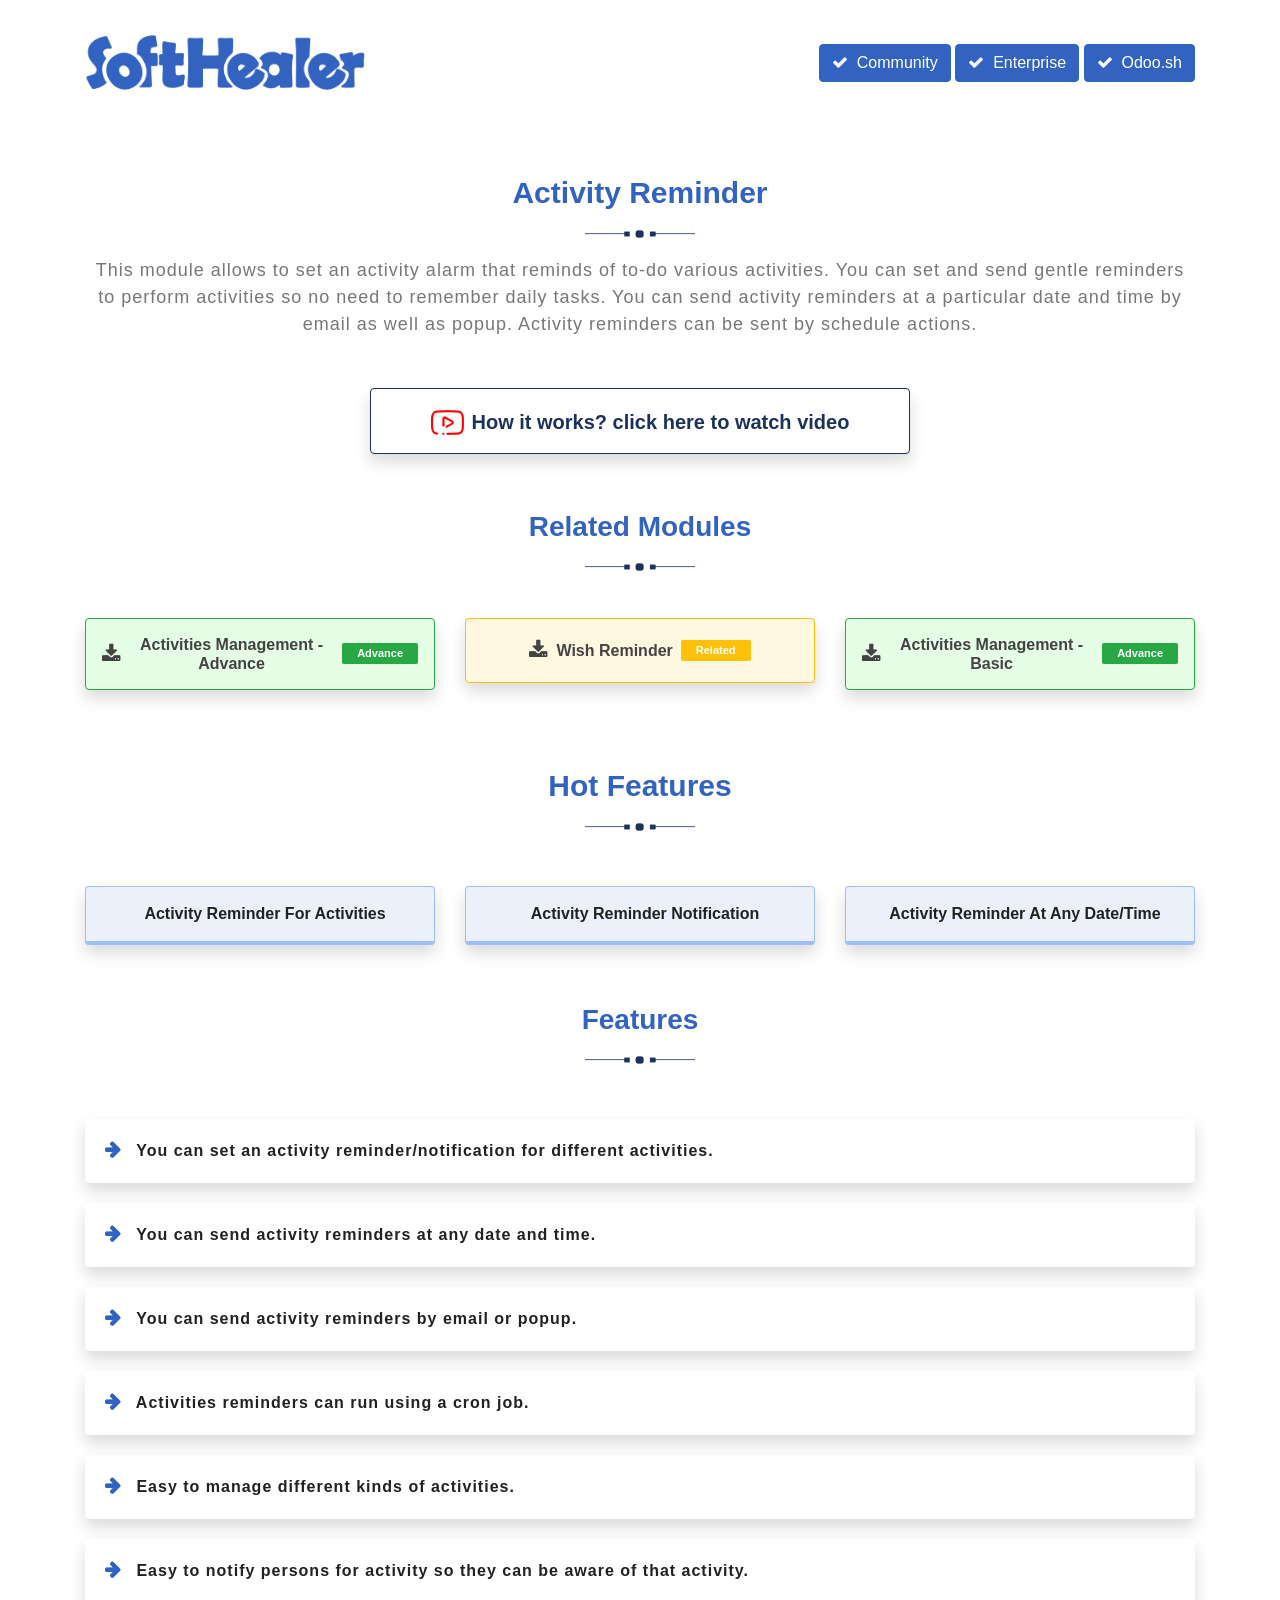
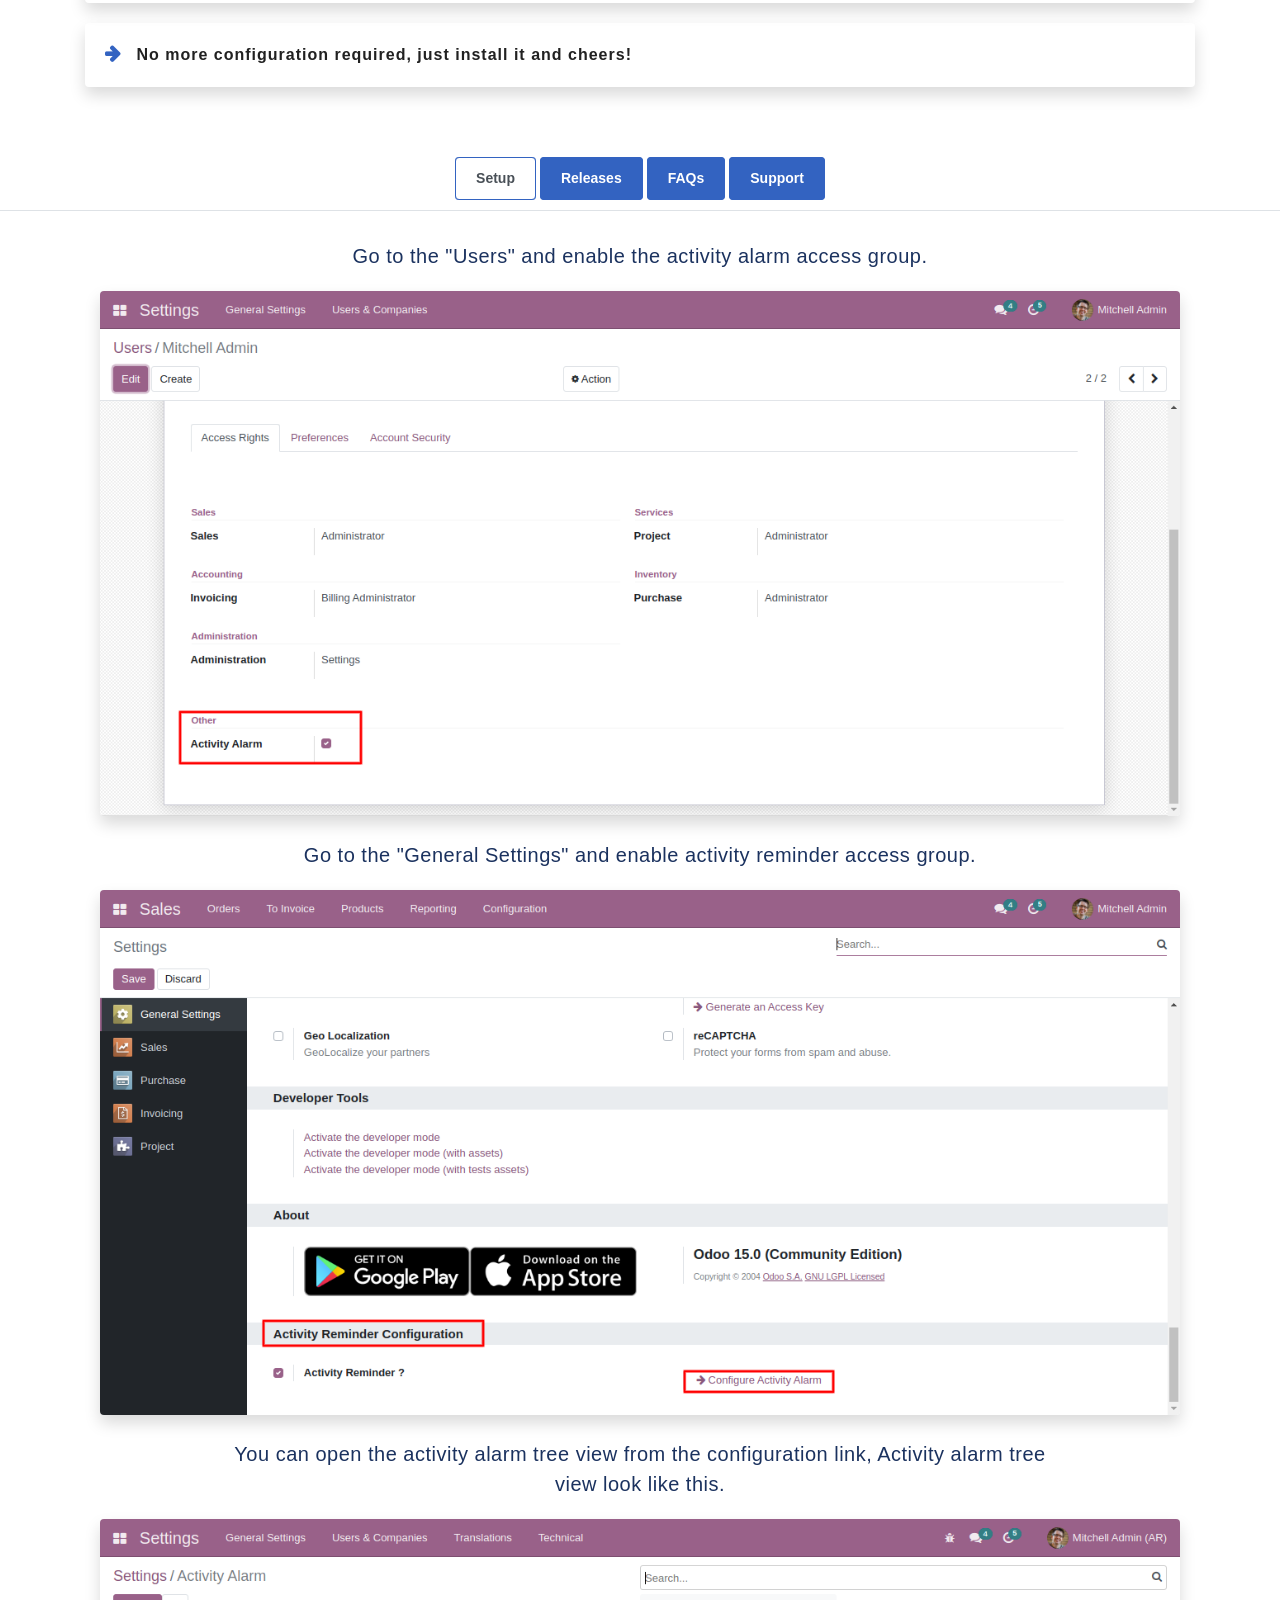
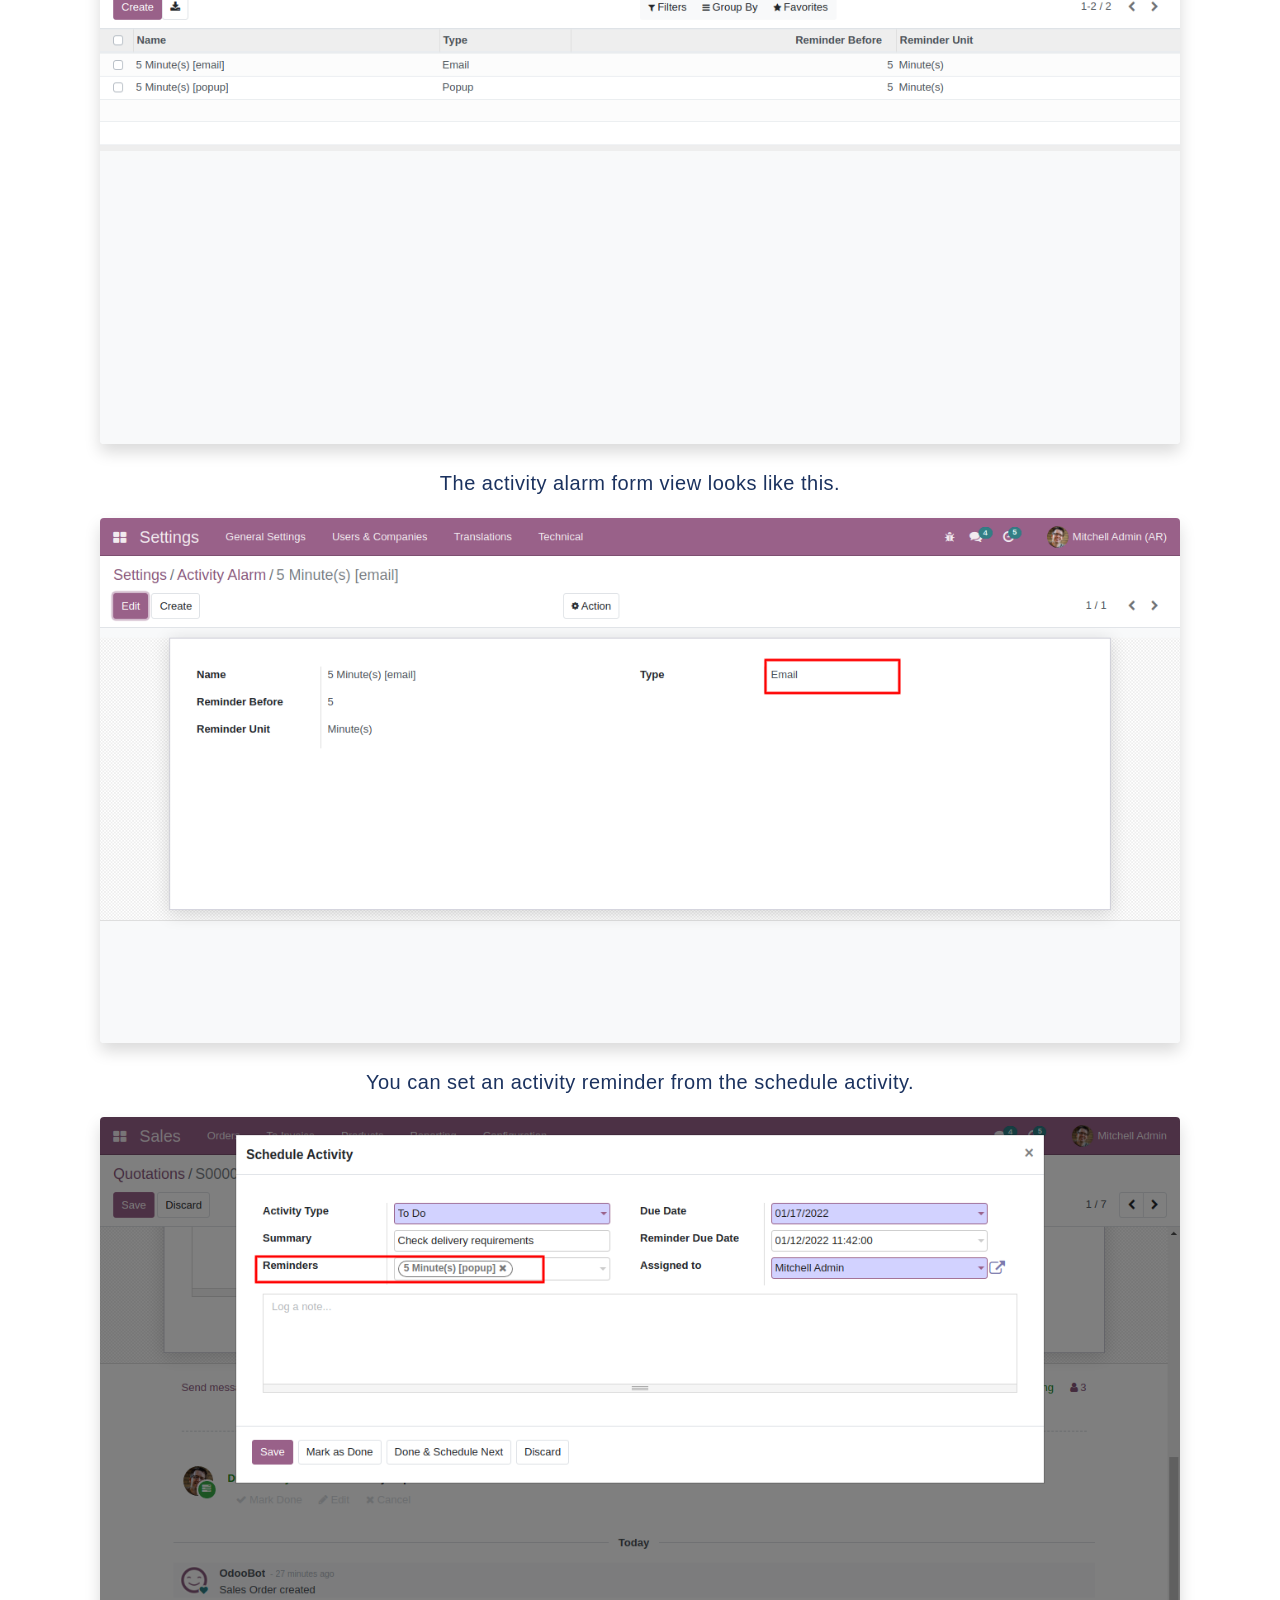
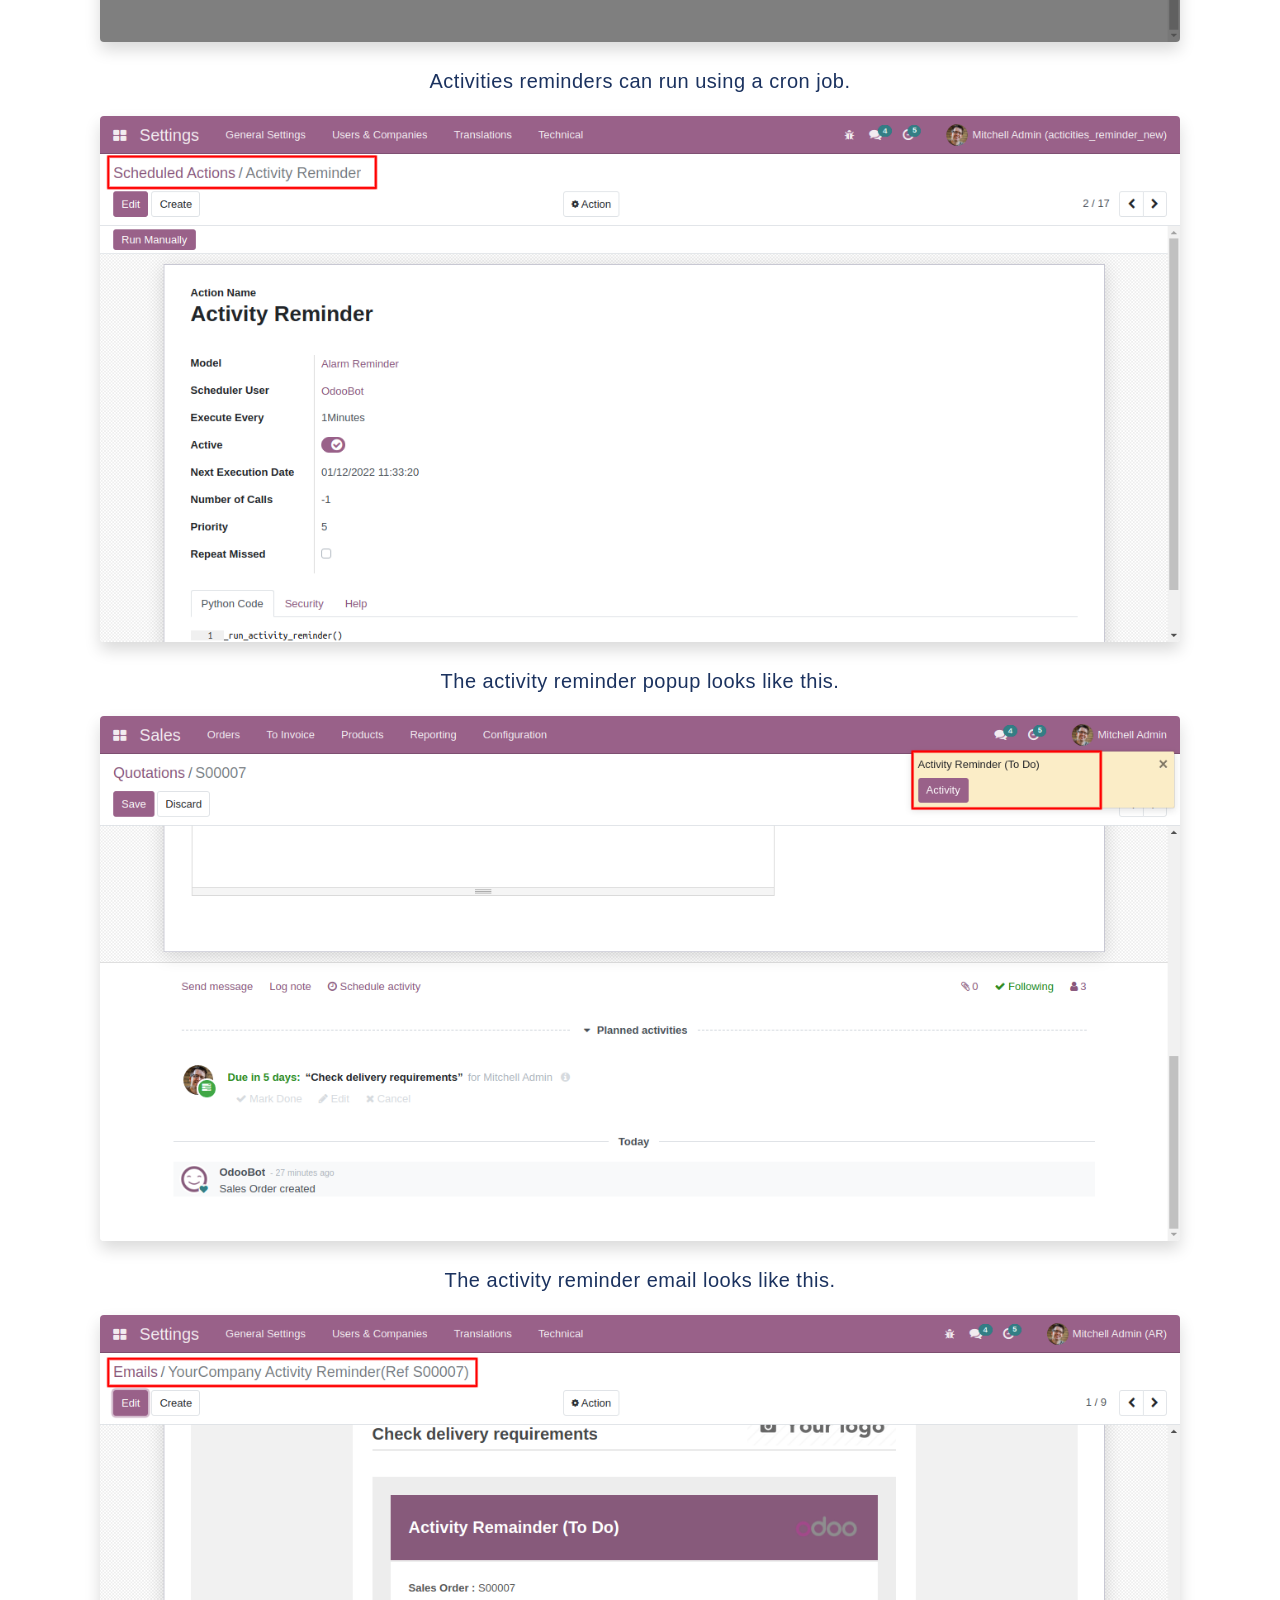
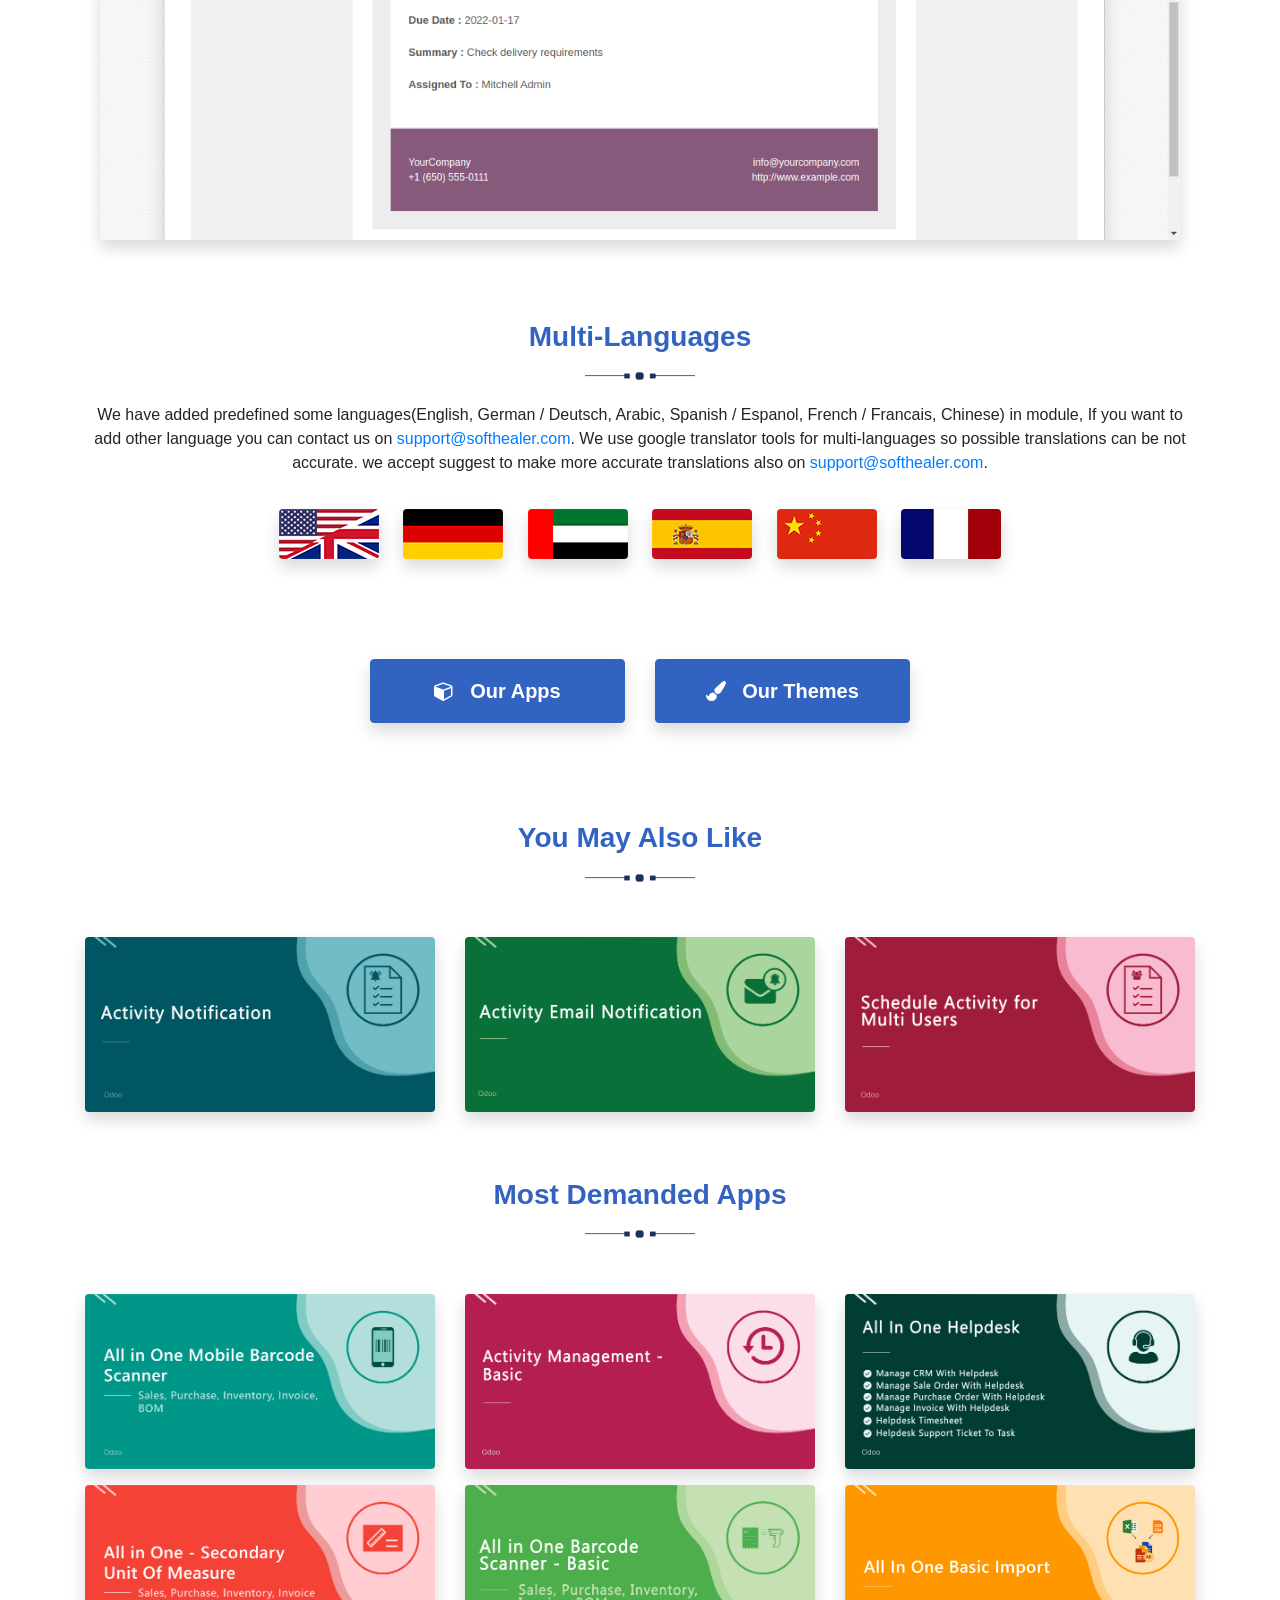
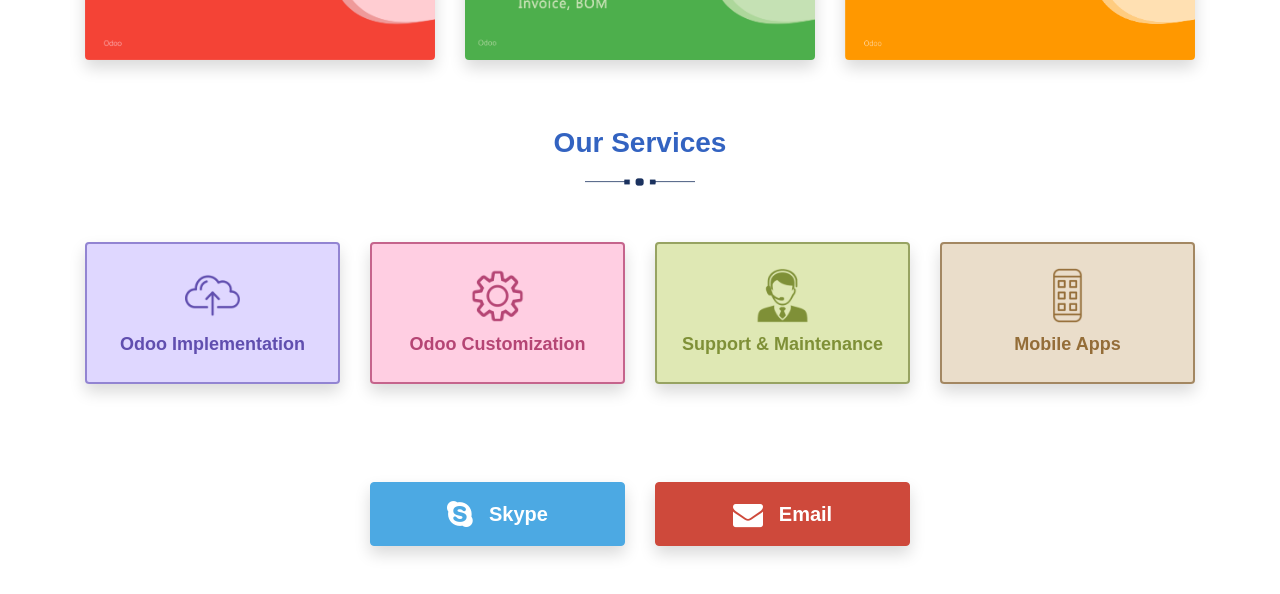
<file: sh_activity_reminder/static/description/index.html>
<!DOCTYPE html>
<html>
   <head>
      <title></title>
      <link rel="stylesheet" href="https://maxcdn.bootstrapcdn.com/bootstrap/4.5.0/css/bootstrap.min.css">
      <link rel="stylesheet" href="https://cdnjs.cloudflare.com/ajax/libs/font-awesome/4.7.0/css/font-awesome.min.css">
      <script src="https://ajax.googleapis.com/ajax/libs/jquery/3.5.1/jquery.min.js"></script>
      <script src="https://cdnjs.cloudflare.com/ajax/libs/popper.js/1.16.0/umd/popper.min.js"></script>
      <script src="https://maxcdn.bootstrapcdn.com/bootstrap/4.5.0/js/bootstrap.min.js"></script>


   </head>
   <body>
      <section id="sh_module_heading">
         <div class="container">
            <div class="sh_center text-center" style='margin: 2rem 0;'>
               <div class="row align-items-center" style='align-items: center;'>
                  <div class="col-lg-4 col-md-4 col-sm-12" style='text-align: left;'>
                     <img src='softhealer.png' alt='logo' style="width: 80%;">
                  </div>
                  <div class="col-lg-8 col-md-8 col-sm-12" style='text-align: right;'>
                     <span class='btn btn-primary' style="position: relative; overflow: hidden; border: 1px solid transparent; padding: .375rem .75rem; font-size: 1rem; line-height: 1.5; border-radius: .25rem; background-color: #3363c1;border-color: #3363c1;"><i class='fa fa-check' style="margin-right: 9px;"></i>Community</span>
                     <span class='btn btn-primary' style="position: relative; overflow: hidden; border: 1px solid transparent; padding: .375rem .75rem; font-size: 1rem; line-height: 1.5; border-radius: .25rem; background-color: #3363c1;border-color: #3363c1;"><i class='fa fa-check' style="margin-right: 9px;"></i>Enterprise</span>
                     <span class='btn btn-primary' style="position: relative; overflow: hidden; border: 1px solid transparent; padding: .375rem .75rem; font-size: 1rem; line-height: 1.5; border-radius: .25rem; background-color: #3363c1;border-color: #3363c1;"><i class='fa fa-check' style="margin-right: 9px;"></i>Odoo.sh</span>
                  </div>
               </div>
            </div>
         </div>
      </section>
      <!-- heading  -->
      <section id="sh_module_heading" style="padding-top: 50px;">
         <div class="container">
            <div class="sh_center text-center">
               <h4 style="font-size: 30px;font-weight: 600;color: #3363c1;margin-bottom: 10px;">Activity Reminder</h4>
               <!-- <img src="shape.png" style="width: 100px;display: block;text-align: center;margin: auto;margin-bottom: 20px;" /> -->
               <img src="heading.png" alt="heading" />
               <p style="color: #777;font-size: 18px;margin: 0;letter-spacing: 1px;margin-top: 12px;">This module allows to set an activity alarm that reminds of to-do various activities. You can set and send gentle reminders to perform activities so no need to remember daily tasks. You can send activity reminders at a particular date and time by email as well as popup. Activity reminders can be sent by schedule actions.</p>
            </div>
         </div>
      </section>
      <section id="sh_module_heading" style="padding-top: 50px;">
         <div class="container">
            <div class="row">
               <div class="col-lg-3 hidden-xs" style="padding: 2.5rem 1rem !important;">
               </div>
               <div class="col-lg-6 col-md-6 col-sm-12 col-12 mb-2">
                  <div class="s_panel_video mx-auto" data-video-id="UtRTIiNNxKo?rel=0">
                     <a class="shadow rounded py-3 px-4 mb-2 s_tooltip_tabs_tooltip_image s_figure_link text-center btn" style="border-width: 1px;border-style: solid;border-color: #1b325f;color: #1b325f;position: relative; overflow: hidden;text-decoration: none;border-radius: 0px;display: inline-block;font-size: 20px;font-weight: bold;width: 100%;border-radius: 0.25rem !important;"><span><img class="mr-2" src="vd_btn.png" alt="video_btn" style="height: 25px;" /></span><span class="align-middle">How it works? click here to watch video</span></a>
                  </div>
               </div>
               <div class="col-lg-3 hidden-xs" style="padding: 2.5rem 1rem !important;">
               </div>
            </div>
         </div>
      </section>

 <section class="sh_bg_cover" style="padding:40px 0px;background-color: transparent;">
        <div class="container">
            <div class="sh_center text-center" style="margin-bottom: 40px;">
               <h4 style="font-size: 28px;font-weight: 600;color: #3363c1;margin-bottom: 10px;">Related Modules</h4>
               <!-- <hr style="width: 100px;border-width: 2px;border-color: #3363c1;" /> -->
               <img src="heading.png" alt="heading" />
            </div>
            <div class="row">
               <div class="col-md-4 mb-2">
                   <a href="https://apps.odoo.com/apps/modules/15.0/sh_activities_management/" target="_blank" style="text-decoration:none;">
                     <div class="box p-3 shadow text-center border border-success rounded d-flex justify-content-center align-items-center" align="center" style="color:#434343; font-family:sans-serif!important;  margin-bottom:0px !important; text-align:justify; text-decoration: none;background-color: #e5ffe6;border-radius: 0.25rem !important;">
                        <!-- <img class="mr-2" src="d.png" alt="gif" style="height: 25px;" /> -->
                        <span class="fa fa-download" style="font-size: 20px;color: #434343;margin-right: 8px;"></span>
                        <h6 class="mb-0 font-weight-bold mr-2">Activities Management - Advance</h6> <span class="badge badge-success" style="padding:5px 15px; border-radius:2px; color:#fff; font-size: 11px; font-weight:bold;vertical-align: text-top;">Advance</span>
                     </div>
                  </a>
               </div>
               <div class="col-md-4 mb-2">
                   <a href="https://apps.odoo.com/apps/modules/15.0/sh_date_reminder/" target="_blank" style="text-decoration:none;">
                     <div class="box p-3 shadow text-center border border-warning rounded d-flex justify-content-center align-items-center" align="center" style="color:#434343; font-family:sans-serif!important; margin-bottom:0px !important; text-align:justify; text-decoration: none;background-color: #fff8e0; min-height: 65px;border-radius: 0.25rem !important;">
                        <!-- <img class="mr-2" src="d.png" alt="gif" style="height: 25px;" /> -->
                        <span class="fa fa-download" style="font-size: 20px;color: #434343;margin-right: 8px;"></span>
                        <h6 class="mb-0 font-weight-bold mr-2">Wish Reminder</h6> <span class="badge badge-warning" style="padding:5px 15px; border-radius:2px; color:#fff; font-size: 11px; font-weight:bold;vertical-align: text-top;">Related</span>
                     </div>
                  </a>
               </div>
               <div class="col-md-4 mb-2">
                    <a href="https://apps.odoo.com/apps/modules/15.0/sh_activities_management_basic/" target="_blank" style="text-decoration:none;">
                     <div class="box p-3 shadow text-center border border-success rounded d-flex justify-content-center align-items-center" align="center" style="color:#434343; font-family:sans-serif!important;  margin-bottom:0px !important; text-align:justify; text-decoration: none;background-color: #e5ffe6;border-radius: 0.25rem !important;">
                        <!-- <img class="mr-2" src="d.png" alt="gif" style="height: 25px;" /> -->
                        <span class="fa fa-download" style="font-size: 20px;color: #434343;margin-right: 8px;"></span>
                        <h6 class="mb-0 font-weight-bold mr-2">Activities Management - Basic</h6> <span class="badge badge-success" style="padding:5px 15px; border-radius:2px; color:#fff; font-size: 11px; font-weight:bold;vertical-align: text-top;">Advance</span>
                     </div>
                  </a>
               </div>
            </div>
         </div>
      </section> 
      
      <section id="sh_hot_feature" style="padding-top: 30px;background-color: transparent;">
         <div class="container">
            <div class="sh_center text-center mb-5">
               <h4 style="font-size: 30px;font-weight: 600;color: #3363c1;margin-bottom: 10px;">Hot Features</h4>
               <!-- <hr style="width: 100px;border-width: 2px;border-color: #3363c1;" /> -->
               <img src="heading.png" alt="heading" />
            </div>
            <div class="row">
               <div class="col-lg-4 col-md-6 col-sm-12 col-12 mb-2">
                  <div class="sh_icon d-flex justify-content-center align-items-center rounded shadow" style="padding: 15px;border: 1px solid #9ebdfb;border-bottom: 4px solid #9ebdfb;background-color: #ebf0fb;border-radius: 0.25rem !important;">
                     
                     <span style="color: #212121;font-weight: 600;vertical-align: middle;padding-left: 10px;text-align: center;">Activity Reminder For Activities
                     </span>
                  </div>
               </div>
               <div class="col-lg-4 col-md-6 col-sm-12 col-12 mb-2">
                  <div class="sh_icon d-flex justify-content-center align-items-center rounded shadow" style="padding: 15px;border: 1px solid #9ebdfb;border-bottom: 4px solid #9ebdfb;background-color: #ebf0fb;border-radius: 0.25rem !important;">
                     <!-- <span class="fa fa-long-arrow-right" style="text-align: center;color: #3363c1;font-size: 22px;"></span> -->
                     <span style="color: #212121;font-weight: 600;vertical-align: middle;padding-left: 10px;text-align: center;">Activity Reminder Notification
                     </span>
                  </div>
               </div>
               <div class="col-lg-4 col-md-6 col-sm-12 col-12 mb-2">
                  <div class="sh_icon d-flex justify-content-center align-items-center rounded shadow" style="padding: 15px;border: 1px solid #9ebdfb;border-bottom: 4px solid #9ebdfb;background-color: #ebf0fb;border-radius: 0.25rem !important;">
                    <!--  <span class="fa fa-long-arrow-right" style="text-align: center;color: #3363c1;font-size: 22px;"></span> -->
                     <span style="color: #212121;font-weight: 600;vertical-align: middle;padding-left: 10px;text-align: center;">Activity Reminder At Any Date/Time
                     </span>
                  </div>
               </div>
            </div>
         </div>
         </div>
      </section>

      <section id="sh_feature" style="padding-top: 50px;background-color: transparent;">
         <div class="container">
            <div class="sh_center text-center mb-5">
               <h4 style="font-size: 28px;font-weight: 600;color: #3363c1;margin-bottom: 10px;">Features</h4>
               <!-- <hr style="width: 100px;border-width: 2px;border-color: #3363c1;" /> -->
               <img src="heading.png" alt="heading" />
            </div>
      <div id="Feature" class="tab-pane active">
         <ul style="padding: 0;list-style: none;">
            <li class="shadow rounded" style="padding: 20px;margin-bottom: 20px;font-size: 16px;color: #212121;font-weight: 600;letter-spacing: 1px;display: block;border-radius: 0.25rem !important;"><span class="fa fa-arrow-right" style="color: #3363c1;font-weight: 600;font-size: 18px;padding-right: 10px;"></span> You can set an activity reminder/notification for different activities.
            </li>
             <li class="shadow rounded" style="padding: 20px;margin-bottom: 20px;font-size: 16px;color: #212121;font-weight: 600;letter-spacing: 1px;display: block;border-radius: 0.25rem !important;"><span class="fa fa-arrow-right" style="color: #3363c1;font-weight: 600;font-size: 18px;padding-right: 10px;"></span> You can send activity reminders at any date and time.
            </li>
             <li class="shadow rounded" style="padding: 20px;margin-bottom: 20px;font-size: 16px;color: #212121;font-weight: 600;letter-spacing: 1px;display: block;border-radius: 0.25rem !important;"><span class="fa fa-arrow-right" style="color: #3363c1;font-weight: 600;font-size: 18px;padding-right: 10px;"></span> You can send activity reminders by email or popup.
            </li>
             <li class="shadow rounded" style="padding: 20px;margin-bottom: 20px;font-size: 16px;color: #212121;font-weight: 600;letter-spacing: 1px;display: block;border-radius: 0.25rem !important;"><span class="fa fa-arrow-right" style="color: #3363c1;font-weight: 600;font-size: 18px;padding-right: 10px;"></span> Activities reminders can run using a cron job.
            </li>
             <li class="shadow rounded" style="padding: 20px;margin-bottom: 20px;font-size: 16px;color: #212121;font-weight: 600;letter-spacing: 1px;display: block;border-radius: 0.25rem !important;"><span class="fa fa-arrow-right" style="color: #3363c1;font-weight: 600;font-size: 18px;padding-right: 10px;"></span> Easy to manage different kinds of activities.
            </li>
             <li class="shadow rounded" style="padding: 20px;margin-bottom: 20px;font-size: 16px;color: #212121;font-weight: 600;letter-spacing: 1px;display: block;border-radius: 0.25rem !important;"><span class="fa fa-arrow-right" style="color: #3363c1;font-weight: 600;font-size: 18px;padding-right: 10px;"></span> Easy to notify persons for activity so they can be aware of that activity.
            </li>
             <li class="shadow rounded" style="padding: 20px;margin-bottom: 20px;font-size: 16px;color: #212121;font-weight: 600;letter-spacing: 1px;display: block;border-radius: 0.25rem !important;"><span class="fa fa-arrow-right" style="color: #3363c1;font-weight: 600;font-size: 18px;padding-right: 10px;"></span> No more configuration required, just install it and cheers!
            </li>
           
         </ul>
      </div>
   </div>
</section>
<section id="sh_tab" style="padding-top: 50px;background-color: transparent;">
   <div class="">
      <ul class="nav nav-tabs justify-content-center" role="tablist" style="justify-content: center;padding-bottom: 10px;background-color: transparent;">
         
            <li class="nav-item rounded" style="cursor:pointer; background-color: #3363c1;color: #fff;border-radius: 0;font-weight: 600;font-size: 14px;margin: 0 2px;border-radius: 0.25rem !important;">
            <span class="nav-link active rounded" data-toggle="tab" href="#Configurations" style="cursor: pointer;border: 1px solid #3363c1;padding: 10px 20px;border-top-left-radius: 0px;border-top-right-radius: 0px;">Setup</span>
            </li>
            <li class="nav-item rounded" style="cursor:pointer; background-color: #3363c1;color: #fff;border-radius: 0;font-weight: 600;font-size: 14px;margin: 0 2px;border-radius: 0.25rem !important;">
            <span class="nav-link rounded" data-toggle="tab" href="#Release" style="cursor: pointer;border: 1px solid #3363c1;padding: 10px 20px;border-top-left-radius: 0px;border-top-right-radius: 0px;">Releases</span>
            </li>
            <li class="nav-item rounded" style="cursor:pointer; background-color: #3363c1;color: #fff;border-radius: 0;font-weight: 600;font-size: 14px;margin: 0 2px;border-radius: 0.25rem !important;">
            <span class="nav-link rounded" data-toggle="tab" href="#FAQ" style="cursor: pointer;border: 1px solid #3363c1;padding: 10px 20px;border-top-left-radius: 0px;border-top-right-radius: 0px;">FAQs</span>
            </li>
            <li class="nav-item rounded" style="cursor:pointer; background-color: #3363c1;color: #fff;border-radius: 0;font-weight: 600;font-size: 14px;margin: 0 2px;border-radius: 0.25rem !important;">
            <span class="nav-link rounded" data-toggle="tab" href="#Support" style="cursor: pointer;border: 1px solid #3363c1;padding: 10px 20px;border-top-left-radius: 0px;border-top-right-radius: 0px;">Support</span>
            </li>
      </ul>
      <div class="tab-content" style="padding-top: 30px;background-color: transparent;padding-bottom: 30px;">
         
         <!-- tab 2 -->
         <div id="Configurations" class="tab-pane active">
            <section id="sh_configuration">
               <div class="container">
                  <div class="text-center">
                     <p style="color: #1b325f;font-size: 20px;max-width: 75%;margin: auto;margin-bottom: 20px;letter-spacing: .5px;"> Go to the "Users" and enable the activity alarm access group.
                     </p>
                     <div class="col-md-12">
                        <img class="img-responsive rounded shadow" src="1.png" style="width: 100%;" />
                     </div>
                     <br/>
                       <p style="color: #1b325f;font-size: 20px;max-width: 75%;margin: auto;margin-bottom: 20px;letter-spacing: .5px;"> Go to the "General Settings" and enable activity reminder access group.
                     </p>
                     <div class="col-md-12">
                        <img class="img-responsive rounded shadow" src="2.png" style="width: 100%;" />
                     </div>
                     <br/>
                       <p style="color: #1b325f;font-size: 20px;max-width: 75%;margin: auto;margin-bottom: 20px;letter-spacing: .5px;"> You can open the activity alarm tree view from the configuration link, Activity alarm tree view look like this.
                     </p>
                     <div class="col-md-12">
                        <img class="img-responsive rounded shadow" src="3.png" style="width: 100%;" />
                     </div>
                     <br/>
                       <p style="color: #1b325f;font-size: 20px;max-width: 75%;margin: auto;margin-bottom: 20px;letter-spacing: .5px;"> The activity alarm form view looks like this.
                     </p>
                     <div class="col-md-12">
                        <img class="img-responsive rounded shadow" src="4.png" style="width: 100%;" />
                     </div>
                     <br/>
                       <p style="color: #1b325f;font-size: 20px;max-width: 75%;margin: auto;margin-bottom: 20px;letter-spacing: .5px;"> You can set an activity reminder from the schedule activity.
                     </p>
                     <div class="col-md-12">
                        <img class="img-responsive rounded shadow" src="5.png" style="width: 100%;" />
                     </div>
                     <br/>
                       <p style="color: #1b325f;font-size: 20px;max-width: 75%;margin: auto;margin-bottom: 20px;letter-spacing: .5px;"> Activities reminders can run using a cron job.
                     </p>
                     <div class="col-md-12">
                        <img class="img-responsive rounded shadow" src="6.png" style="width: 100%;" />
                     </div>
                     <br/>
                       <p style="color: #1b325f;font-size: 20px;max-width: 75%;margin: auto;margin-bottom: 20px;letter-spacing: .5px;"> The activity reminder popup looks like this.
                     </p>
                     <div class="col-md-12">
                        <img class="img-responsive rounded shadow" src="7.png" style="width: 100%;" />
                     </div>
                     <br/>
                       <p style="color: #1b325f;font-size: 20px;max-width: 75%;margin: auto;margin-bottom: 20px;letter-spacing: .5px;"> The activity reminder email looks like this.
                     </p>
                     <div class="col-md-12">
                        <img class="img-responsive rounded shadow" src="8.png" style="width: 100%;" />
                     </div>
                     
                    

                  </div>
               </div>
            </section>
         </div>
         <!-- tab 2 -->
         <!-- tab 3 -->
         <div id="Release" class="tab-pane fade container">
           <div class="sh_content shadow rounded bg-white" style="padding: 20px;margin-bottom: 15px;">
               <h4 style="font-size: 16px;margin: 0;color: #212121;text-decoration: none;font-weight: 600;letter-spacing: 1px;display: block;"><span class="fa fa-hand-o-right" style="color: #3363c1;font-weight: 600;font-size: 18px;padding-right: 10px;"></span> <span>Version 15.0.2</span> | <span style="color: #3363c1;">Released on : 9<sup>th</sup> February 2022</span></h4>
               <div style="font-size: 16px;padding-left: 32px;color: #555;margin: 0;padding-top: 15px;">
                  <div style="font-weight: normal;" class="d-flex align-items-center"> <span
                                class="badge badge-info mr-2"
                                style="
                                    background: #2196f3;
                                    padding: 5px 15px;
                                    border-radius: 3px;
                                    color: #fff;
                                    font-size: 9px;
                                    text-transform: uppercase;
                                    font-weight: bold;
                                    box-shadow: 0 1px 3px rgba(0, 0, 0, 0.12), 0 1px 2px rgba(0, 0, 0, 0.24);
                                "
                            >
                                Fixed
                            </span>
                            <span style="vertical-align: middle;font-size: 15px;">Minor Bug Fixed.</span></div>
               </div>
            </div>
             <div class="sh_content shadow rounded bg-white" style="padding: 20px;margin-bottom: 15px;">
               <h4 style="font-size: 16px;margin: 0;color: #212121;text-decoration: none;font-weight: 600;letter-spacing: 1px;display: block;"><span class="fa fa-hand-o-right" style="color: #3363c1;font-weight: 600;font-size: 18px;padding-right: 10px;"></span> <span>Version 15.0.1</span> | <span style="color: #3363c1;">Released on : 12<sup>th</sup> January 2022</span></h4>
               <div style="font-size: 16px;padding-left: 32px;color: #555;margin: 0;padding-top: 15px;">
                  <div style="font-weight: normal;" class="d-flex align-items-center">
                  <span
                                class="badge mr-2"
                                style="
                                    background-color: #3363c1 !important;
                                    padding: 5px 15px;
                                    border-radius: 3px;
                                    color: #fff;
                                    font-size: 9px;
                                    text-transform: uppercase;
                                    font-weight: bold;
                                    box-shadow: 0 1px 3px rgba(0, 0, 0, 0.12), 0 1px 2px rgba(0, 0, 0, 0.24);
                                "
                            >
                                Initial
                            </span>
                         <span style="vertical-align: middle;font-size: 15px;">Initial Release.</div>
               </div>
            </div>

         </div>
         <!-- tab 3 -->
         <!-- tab 4 -->
         <div id="FAQ" class="tab-pane fade container">
            <div class="demo">
               <div class="panel-group" id="accordion" role="tablist">
                  <div class="panel panel-default shadow rounded bg-white" style="padding: 20px;margin-bottom: 20px;">
                     <div class="panel-heading" role="tab" id="headingOne" style="border: 0;padding: 0;">
                        <h4 class="panel-title" style="margin: 0;">
                           <a role="button" data-toggle="collapse" data-parent="#accordion" href="#collapseOne" aria-expanded="true" aria-controls="collapseOne" style="font-size: 16px;margin: 0;color: #212121;text-decoration: none;font-weight: 600;letter-spacing: 1px;display: flex;">
                              <span class="fa fa-hand-o-right" style="color: #3363c1;font-weight: 600;font-size: 18px;padding-right: 10px;"></span>
                              Is this app compatible with Odoo Community as well as Enterprise?
                              <!--  <span class="fa fa-plus" style="float: right;background-color: #3363c1;width: 35px;height: 35px;text-align: center;line-height: 35px;color: #fff;border-radius: 50%;margin-top: -8px;"></span> -->
                           </a>
                        </h4>
                     </div>
                     <div id="collapseOne1" class="panel-collapse collapse show" role="tabpanel" aria-labelledby="headingOne">
                        <div class="panel-body" style="padding-top: 20px;">
                           <ul style="list-style-type: disc;font-size: 16px;padding-left: 30px;color: #555;margin: 0;">
                              <li style="margin-bottom: 0px;">Yes, this app works perfectly with Odoo Enterprise (Odoo.sh & Premise) as well as Community. </li>
                           </ul>
                        </div>
                     </div>
                  </div>
                  <div class="panel panel-default shadow rounded bg-white" style="padding: 20px;margin-bottom: 20px;">
                     <div class="panel-heading" role="tab" id="headingTwo"  style="border: 0;padding: 0;">
                        <h4 class="panel-title" style="margin: 0;">
                           <a class="collapsed" role="button" data-toggle="collapse" data-parent="#accordion" href="#collapseTwo" aria-expanded="false" aria-controls="collapseTwo" style="font-size: 16px;margin: 0;color: #212121;text-decoration: none;font-weight: 600;letter-spacing: 1px;display: flex;">
                              <span class="fa fa-hand-o-right" style="color: #3363c1;font-weight: 600;font-size: 18px;padding-right: 10px;"></span>
                              Is this app compatible with Odoo's Multi-Company Feature?
                              <!--   <span class="fa fa-plus" style="float: right;background-color: #3363c1;width: 35px;height: 35px;text-align: center;line-height: 35px;color: #fff;border-radius: 50%;margin-top: -8px;"></span> -->
                           </a>
                        </h4>
                     </div>
                     <div id="collapseTwo2" class="panel-collapse collapse show" role="tabpanel" aria-labelledby="headingTwo">
                        <div class="panel-body" style="padding-top: 20px;">
                           <ul style="list-style-type: disc;font-size: 16px;padding-left: 30px;color: #555;margin: 0;">
                              <li style="margin-bottom: 0px;">Yes, This app is compatible with Odoo's Multi-Company Feature.</li>
                           </ul>
                        </div>
                     </div>
                  </div>
                  <div class="panel panel-default shadow rounded bg-white" style="padding: 20px;margin-bottom: 20px;">
                     <div class="panel-heading" role="tab" id="headingThree" style="border: 0;padding: 0;">
                        <h4 class="panel-title" style="margin: 0;">
                           <a class="collapsed" role="button" data-toggle="collapse" data-parent="#accordion" href="#collapseThree" aria-expanded="false" aria-controls="collapseThree" style="font-size: 16px;margin: 0;color: #212121;text-decoration: none;font-weight: 600;letter-spacing: 1px;display: flex;">
                           <span class="fa fa-hand-o-right" style="color: #3363c1;font-weight: 600;font-size: 18px;padding-right: 10px;"></span>
                           I want some customization in this app. How can I request it?
                           </a>
                        </h4>
                     </div>
                     <div id="collapseThree3" class="panel-collapse collapse show" role="tabpanel" aria-labelledby="headingThree">
                        <div class="panel-body" style="padding-top: 20px;">
                           <ul style="list-style-type: disc;font-size: 16px;padding-left: 30px;color: #555;margin: 0;">
                              <li style="margin-bottom: 0px;">Please Contact Us at <a href='mailto:sales@softhealer.com' style="color: #007bff;font-weight: 600;text-decoration: none;">sales@softhealer.com</a>to request customization.</li>
                           </ul>
                        </div>
                     </div>
                  </div>
                  <div class="panel panel-default shadow rounded bg-white" style="padding: 20px;margin-bottom: 20px;">
                     <div class="panel-heading" role="tab" id="headingThree" style="border: 0;padding: 0;">
                        <h4 class="panel-title" style="margin: 0;">
                           <a class="collapsed" role="button" data-toggle="collapse" data-parent="#accordion" href="#collapseThree" aria-expanded="false" aria-controls="collapseThree" style="font-size: 16px;margin: 0;color: #212121;text-decoration: none;font-weight: 600;letter-spacing: 1px;display: flex;">
                           <span class="fa fa-hand-o-right" style="color: #3363c1;font-weight: 600;font-size: 18px;padding-right: 10px;"></span>
                           Do i get free support?
                           </a>
                        </h4>
                     </div>
                     <div id="collapseThree3" class="panel-collapse collapse show" role="tabpanel" aria-labelledby="headingThree">
                        <div class="panel-body" style="padding-top: 20px;">
                           <ul style="list-style-type: disc;font-size: 16px;padding-left: 30px;color: #555;margin: 0;">
                              <li style="margin-bottom: 0px;">Yes, we provide free support for 100 days.</li>
                           </ul>
                        </div>
                     </div>
                  </div>


                  <div class="panel panel-default shadow rounded bg-white" style="padding: 20px;margin-bottom: 20px;">
                     <div class="panel-heading" role="tab" id="headingThree" style="border: 0;padding: 0;">
                        <h4 class="panel-title" style="margin: 0;">
                           <a class="collapsed" role="button" data-toggle="collapse" data-parent="#accordion" href="#collapseThree" aria-expanded="false" aria-controls="collapseThree" style="font-size: 16px;margin: 0;color: #212121;text-decoration: none;font-weight: 600;letter-spacing: 1px;display: flex;">
                           <span class="fa fa-hand-o-right" style="color: #3363c1;font-weight: 600;font-size: 18px;padding-right: 10px;"></span>
                           Do i get free updates?
                           </a>
                        </h4>
                     </div>
                     <div id="collapseThree3" class="panel-collapse collapse show" role="tabpanel" aria-labelledby="headingThree">
                        <div class="panel-body" style="padding-top: 20px;">
                           <ul style="list-style-type: disc;font-size: 16px;padding-left: 30px;color: #555;margin: 0;">
                              <li style="margin-bottom: 0px;">Yes, you will get free update for lifetime.</li>
                           </ul>
                        </div>
                     </div>
                  </div>

                  <div class="panel panel-default shadow rounded bg-white" style="padding: 20px;margin-bottom: 20px;">
                     <div class="panel-heading" role="tab" id="headingThree" style="border: 0;padding: 0;">
                        <h4 class="panel-title" style="margin: 0;">
                           <a class="collapsed" role="button" data-toggle="collapse" data-parent="#accordion" href="#collapseThree" aria-expanded="false" aria-controls="collapseThree" style="font-size: 16px;margin: 0;color: #212121;text-decoration: none;font-weight: 600;letter-spacing: 1px;display: flex;">
                           <span class="fa fa-hand-o-right" style="color: #3363c1;font-weight: 600;font-size: 18px;padding-right: 10px;"></span>
                           Do we need to install any additional libraries/modules for using this module?
                           </a>
                        </h4>
                     </div>
                     <div id="collapseThree3" class="panel-collapse collapse show" role="tabpanel" aria-labelledby="headingThree">
                        <div class="panel-body" style="padding-top: 20px;">
                           <ul style="list-style-type: disc;font-size: 16px;padding-left: 30px;color: #555;margin: 0;">
                              <li style="margin-bottom: 0px;">No, you don't need to install addition libraries.</li>
                           </ul>
                        </div>
                     </div>
                  </div>

                  <div class="panel panel-default shadow rounded bg-white" style="padding: 20px;margin-bottom: 20px;">
                     <div class="panel-heading" role="tab" id="headingThree" style="border: 0;padding: 0;">
                        <h4 class="panel-title" style="margin: 0;">
                           <a class="collapsed" role="button" data-toggle="collapse" data-parent="#accordion" href="#collapseThree" aria-expanded="false" aria-controls="collapseThree" style="font-size: 16px;margin: 0;color: #212121;text-decoration: none;font-weight: 600;letter-spacing: 1px;display: flex;">
                           <span class="fa fa-hand-o-right" style="color: #3363c1;font-weight: 600;font-size: 18px;padding-right: 10px;"></span>
                           Do I have to buy my module for each version?
                           </a>
                        </h4>
                     </div>
                     <div id="collapseThree3" class="panel-collapse collapse show" role="tabpanel" aria-labelledby="headingThree">
                        <div class="panel-body" style="padding-top: 20px;">
                           <ul style="list-style-type: disc;font-size: 16px;padding-left: 30px;color: #555;margin: 0;">
                              <li style="margin-bottom: 0px;">Yes, You have to download module for each version (13,14,15) except in version 12 or lower.</li>
                           </ul>
                        </div>
                     </div>
                  </div>

                  <div class="panel panel-default shadow rounded bg-white" style="padding: 20px;margin-bottom: 20px;">
                     <div class="panel-heading" role="tab" id="headingThree" style="border: 0;padding: 0;">
                        <h4 class="panel-title" style="margin: 0;">
                           <a class="collapsed" role="button" data-toggle="collapse" data-parent="#accordion" href="#collapseThree" aria-expanded="false" aria-controls="collapseThree" style="font-size: 16px;margin: 0;color: #212121;text-decoration: none;font-weight: 600;letter-spacing: 1px;display: flex;">
                           <span class="fa fa-hand-o-right" style="color: #3363c1;font-weight: 600;font-size: 18px;padding-right: 10px;"></span>
                           What If I purchase Module In Wrong Version Can I exchange Module With Other Versions?
                           </a>
                        </h4>
                     </div>
                     <div id="collapseThree3" class="panel-collapse collapse show" role="tabpanel" aria-labelledby="headingThree">
                        <div class="panel-body" style="padding-top: 20px;">
                           <ul style="list-style-type: disc;font-size: 16px;padding-left: 30px;color: #555;margin: 0;">
                              <li style="margin-bottom: 0px;">No, We do not provide any kind of exchange.</li>
                           </ul>
                        </div>
                     </div>
                  </div>
               </div>
            </div>
         </div>
         <!-- tab 4 -->
         <!-- tab 5 -->
         <div id="Support" class="tab-pane fade container">
            <div class="row">
               <div class="col-md">
                  <div class="sh_content shadow rounded bg-white" style="padding: 20px;margin-bottom: 0px;">
                     <h4 class="mb-0"><a href="mailto:support@softhealer.com" style="text-decoration: none;color: #212121;font-size: 18px;font-weight: 600;letter-spacing: 1px;"><span class="fa fa-envelope" style="color: #3363c1;padding-right: 10px;font-size: 20px;"></span> Please mail us for support on <b style="color: #3363c1">support@softhealer.com</b></a></h4>
                  </div>
               </div>
            </div>
         </div>
         <!-- tab 5 -->
      </div>
   </div>
</section>
<section id="sh_multi_language" style="margin: 50px 0;background-color: transparent;">
   <div class="container">
      <div class="sh_center text-center">
        <div class="sh_center text-center mb-3">
            <h4 style="font-size: 28px;font-weight: 600;color: #3363c1;margin-bottom: 10px;">Multi-Languages</h4>
            <img src="heading.png" alt="heading">
         </div>
         <div class="content">

            We have added predefined some languages(English, German / Deutsch, Arabic, Spanish / Espanol, French / Francais, Chinese) in module, If you want to add other language you can contact us on <a href="mailto:support@softhealer.com">support@softhealer.com</a>. We use google translator tools for multi-languages so possible translations can be not accurate. we accept suggest to make more accurate translations also on <a href="mailto:support@softhealer.com">support@softhealer.com</a>.
            <br/><br/>
         </div>
      </div>
      <div class="row">
         <div class="col-lg-12 col-md-12 col-sm-12 col-12">
            <div class="img" style="text-align: center;">
               <img class="shadow rounded" src="eng.png" title="English" alt="english" style="object-fit: cover;margin: 10px 10px;border-radius: 0.25rem !important;" />
               <img class="shadow rounded" src="german.png" title="Germany" alt="germany" style="object-fit: cover;margin: 10px 10px;border-radius: 0.25rem !important;" />
               <img class="shadow rounded" src="aarab.png" title="Arab" alt="arab" style="object-fit: cover;margin: 10px 10px;border-radius: 0.25rem !important;" />
               <img class="shadow rounded" src="spanish.jpg" title="Spanish" alt="spanish" style="object-fit: cover;margin: 10px 10px;border-radius: 0.25rem !important;" />
               <img class="shadow rounded" src="chinese.png" title="Chinese" alt="Chinese" style="object-fit: cover;margin: 10px 10px;border-radius: 0.25rem !important;" />
               <img class="shadow rounded" src="french.png" title="French" alt="French" style="object-fit: cover;margin: 10px 10px;border-radius: 0.25rem !important;" />
            </div>
         </div>
      </div>
   </div>
</section>
 <section class="sh_bg_cover" style="padding:40px 0px; margin-top:2em;background-color: transparent;">
        <div class="container">
            
            <div class="sh_center text-center row">
               <div class="col-lg-3 col-md-3 col-sm-12 col-12"></div>
               <div class="col-lg-3 col-md-3 col-sm-12 col-12">
                  <a class="shadow rounded py-3 px-4 mb-2 d-flex align-items-center justify-content-center" style="border-width: 1px;border-style: solid;border-color: #3363c1;color: #fff;position: relative; overflow: hidden;text-decoration: none;border-radius: 0px;display: inline-block;font-size: 20px;font-weight: bold;width: 100%;background-color: #3363c1;border-radius: 0.25rem !important;" href="https://apps.odoo.com/apps/modules/browse?author=Softhealer%20Technologies" target="_blank"><span class="fa fa-cube mr-3" style="font-size: 20px;color: #fff;"></span><span class="align-middle">Our Apps</span></a>
               </div>
               <div class="col-lg-3 col-md-3 col-sm-12 col-12">
                  <a class="shadow rounded py-3 px-4 mb-2 d-flex align-items-center justify-content-center" style="border-width: 1px;border-style: solid;border-color: #3363c1;color: #fff;position: relative; overflow: hidden;text-decoration: none;border-radius: 0px;display: inline-block;font-size: 20px;font-weight: bold;width: 100%;background-color: #3363c1;border-radius: 0.25rem !important;" href="https://apps.odoo.com/apps/themes/browse?author=Softhealer%20Technologies" target="_blank"><span class="fa fa-paint-brush mr-3" style="font-size: 20px;color: #fff;"></span><span class="align-middle">Our Themes</span></a>
               </div>
               <div class="col-lg-3 col-md-3 col-sm-12 col-12"></div> 
            </div>
         </div>
      </section> 

<section id="sh_like_module" style="margin: 50px 0;background-color: transparent;">
   <div class="container">
      <div class="sh_center text-center mb-5">
         <h4 style="font-size: 28px;font-weight: 600;color: #3363c1;margin-bottom: 10px;">You May Also Like</h4>
         <img src="heading.png" alt="heading" />
      </div>
      <div class="row" style="margin-top: 1rem;">
         <div class="col-md-4 mb-3">
            <div class="sh_content shadow rounded" style="text-align: center;">
               <div class="sh_img">
                  <a href="https://apps.odoo.com/apps/modules/14.0/sh_acitivity_notification/">
                  <img class="rounded" src="image.png" width="100%">
                  </a>
               </div>
            </div>
         </div>
         <div class="col-md-4 mb-3">
            <div class="sh_content shadow rounded" style="text-align: center;">
               <div class="sh_img">
                  <a href="https://apps.odoo.com/apps/modules/14.0/sh_activity_notify_emails/">
                  <img class="rounded" src="image2.png" width="100%">
                  </a>
               </div>
            </div>
         </div>
         
         <div class="col-md-4 mb-3">
            <div class="sh_content shadow rounded" style="text-align: center;">
               <div class="sh_img"> 
                  <a href="https://apps.odoo.com/apps/modules/14.0/sh_schedule_activity_multi_users_app/">
                  <img class="rounded" src="image3.png" style="width: 100%">
                  </a>
               </div>
            </div>
         </div>
      </div>
   </div>
</section>
<!-- Most Popular Apps -->
<section id="sh_most_demanded_apps" style="margin: 50px 0 0px 0px;background-color: transparent;">
   <div class="container">
      <div class="sh_center text-center mb-5">
         <h4 style="font-size: 28px;font-weight: 600;color: #3363c1;margin-bottom: 10px;">Most Demanded Apps</h4>
         <img src="heading.png" alt="heading" />
      </div>
      <div class="row" style="margin-top: 1rem;">
         <div class="col-md-4 mb-3">
            <div class="sh_content shadow rounded" style="text-align: center;">
               <div class="sh_img"> 
                  <a href="https://apps.odoo.com/apps/modules/14.0/sh_all_in_one_mbs/">
                  <img class="rounded" src="d1.png" alt="sh_all_in_one_mbs" width="100%">
                  </a>
               </div>
            </div>
         </div>
         <div class="col-md-4 mb-3">
            <div class="sh_content shadow rounded" style="text-align: center;">
               <div class="sh_img"> 
                  <a href="https://apps.odoo.com/apps/modules/14.0/sh_activities_management/">
                  <img class="rounded" src="d3.png" alt="sh_activities_management" width="100%">
                  </a>
               </div>
            </div>
         </div>
         <div class="col-md-4 mb-3">
            <div class="sh_content shadow rounded" style="text-align: center;">
               <div class="sh_img"> 
                  <a href="https://apps.odoo.com/apps/modules/14.0/sh_all_in_one_helpdesk/">
                  <img class="rounded" src="d2.png" alt="sh_all_in_one_helpdesk" style="width: 100%">
                  </a>
               </div>
            </div>
         </div>
         <div class="col-md-4 mb-3">
            <div class="sh_content shadow rounded" style="text-align: center;">
               <div class="sh_img"> 
                  <a href="https://apps.odoo.com/apps/modules/14.0/sh_secondary_unit/">
                  <img class="rounded" src="d4.png" alt="sh_secondary_unit" width="100%">
                  </a>
               </div>
            </div>
         </div>
          <div class="col-md-4 mb-3">
            <div class="sh_content shadow rounded" style="text-align: center;">
               <div class="sh_img"> 
                  <a href="https://apps.odoo.com/apps/modules/14.0/sh_barcode_scanner/">
                  <img class="rounded" src="d5.png" alt="sh_barcode_scanner" width="100%">
                  </a>
               </div>
            </div>
         </div>
         
         <div class="col-md-4 mb-3">
            <div class="sh_content shadow rounded" style="text-align: center;">
               <div class="sh_img"> 
                  <a href="https://apps.odoo.com/apps/modules/14.0/sh_all_in_one_basic_import/">
                  <img class="rounded" src="d6.png" alt="sh_all_in_one_basic_import" style="width: 100%">
                  </a>
               </div>
            </div>
         </div>
      </div>
   </div>
</section>

<!-- Most Popular Apps -->
<section class="sh_services" style="padding: 50px 0px;background-color: transparent;">
	<div class="container">
		<div class="sh_center text-center mb-5">
         <h4 style="font-size: 28px;font-weight: 600;color: #3363c1;margin-bottom: 10px;">Our Services</h4>
         <img src="heading.png" alt="heading" />
      </div>
		<div class="row">
			<div class="col-md-3 text-center">
				<div class="box p-4 shadow rounded mb-2" style="background-color: #dfd7ff;border: 2px solid #9284d2;border-radius: 0.25rem !important;">
					<a href="mailto:sales@softhealer.com" target="_blank" style="text-decoration: none;">
						<div class="icon_img mb-2">
							<!-- <span class="fa fa-info-circle" style="font-size: 50px;color: #fff;"></span> -->
							<img src="info.png" alt="info" style="height: 55px;"></img>
						</div>
						<div class="content">
							<p class="mb-0" style="font-size: 18px;color: #604eaf;font-weight: bold;">Odoo Implementation</p>
						</div>
					</a>
				</div>
			</div>
			<div class="col-md-3 text-center">
				<div class="box p-4 shadow rounded mb-2" style="background-color: #ffcee2;border: 2px solid #c5648c;border-radius: 0.25rem !important;">
					<a href="mailto:sales@softhealer.com" target="_blank" style="text-decoration: none;">
						<div class="icon_img mb-2">
							<!-- <span class="fa fa-cogs" style="font-size: 50px;color: #fff;"></span> -->
							<img src="setting.png" alt="setting" style="height: 55px;"></img>
						</div>
						<div class="content">
							<p class="mb-0" style="font-size: 18px;color: #b54574;font-weight: bold;">Odoo Customization</p>
						</div>
					</a>
				</div>
			</div>
			<div class="col-md-3 text-center">
				<div class="box p-4 shadow rounded mb-2" style="background-color: #dfe8b4;border: 2px solid #97a362;border-radius: 0.25rem !important;">
					<a href="mailto:sales@softhealer.com" target="_blank" style="text-decoration: none;">
						<div class="icon_img mb-2">
							<!-- <span class="fa fa-users" style="font-size: 50px;color: #fff;"></span> -->
							<img src="user.png" alt="user" style="height: 55px;"></img>
						</div>
						<div class="content">
							<p class="mb-0" style="font-size: 18px;color: #7f9037;font-weight: bold;">Support & Maintenance</p>
						</div>
					</a>
				</div>
			</div>
			<div class="col-md-3 text-center">
				<div class="box p-4 shadow rounded mb-2" style="background-color: #eaddca;border: 2px solid #a38762;border-radius: 0.25rem !important;">
					<a href="mailto:sales@softhealer.com" target="_blank" style="text-decoration: none;">
						<div class="icon_img mb-2">
							<!-- <span class="fa fa-mobile" style="font-size: 50px;color: #fff;"></span> -->
							<img src="mobileapp.png" alt="mobileapp" style="height: 55px;"></img>
						</div>
						<div class="content">
							<p class="mb-0" style="font-size: 18px;color: #946d38;font-weight: bold;">Mobile Apps</p>
						</div>
					</a>
				</div>
			</div>
		</div>
	</div>
</section>
<section class="sh_bg_cover" style="padding:40px 0px;background-color: transparent;">
  <div class="container">
      
      <div class="sh_center text-center row">
         <div class="col-lg-3 col-md-3 col-sm-12 col-12"></div>
         <div class="col-lg-3 col-md-3 col-sm-12 col-12">
            <a class="shadow rounded py-3 px-4 d-flex justify-content-center align-items-center mb-2" style="border-width: 1px;border-style: solid;border-color: #4ca9e3;color: #fff;position: relative; overflow: hidden;text-decoration: none;border-radius: 0px;font-size: 20px;font-weight: bold;width: 100%;background-color: #4ca9e3;border-radius: 0.25rem !important;" href="skype:live:softhealertechnologies?chat" target="_blank"><span class="fa fa-skype mr-3" style="font-size: 30px;color: #fff;"></span><span class="align-middle">Skype</span></a>
         </div>
         <div class="col-lg-3 col-md-3 col-sm-12 col-12">
            <a class="shadow rounded py-3 px-4 d-flex justify-content-center align-items-center mb-2" style="border-width: 1px;border-style: solid;border-color: #ce493b;color: #fff;position: relative; overflow: hidden;text-decoration: none;border-radius: 0px;font-size: 20px;font-weight: bold;width: 100%;background-color: #ce493b;border-radius: 0.25rem !important;" href="mailto:sales@softhealer.com" target="_blank"><span class="fa fa-envelope mr-3" style="font-size: 30px;color: #fff;"></span><span class="align-middle">Email</span></a>
         </div>
         <div class="col-lg-3 col-md-3 col-sm-12 col-12"></div> 
      </div>
   </div>
</section>
   </body>
</html>
</file>
